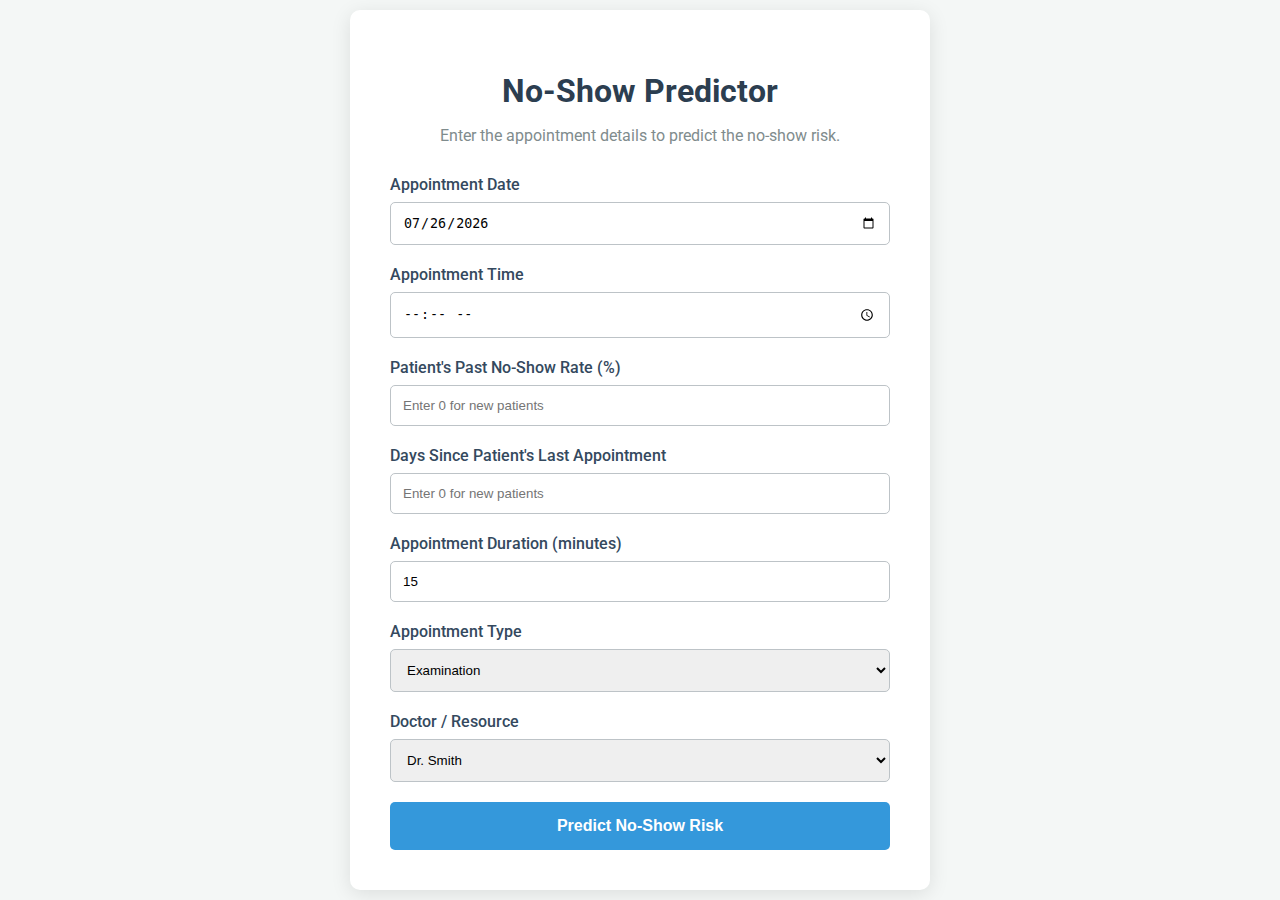
<file: frontend/index.html>
<!DOCTYPE html>
<html lang="en">
<head>
    <meta charset="UTF-8">
    <meta name="viewport" content="width=device-width, initial-scale=1.0">
    <title>No-Show Predictor</title>
    <link rel="stylesheet" href="style.css">
</head>
<body>

    <div class="container">
        <h1>No-Show Predictor</h1>
        <p>Enter the appointment details to predict the no-show risk.</p>

        <form id="prediction-form">
            <div class="form-group">
                <label for="appointment_date">Appointment Date</label>
                <input type="date" id="appointment_date" name="appointment_date" required>
            </div>

            <div class="form-group">
                <label for="appointment_time">Appointment Time</label>
                <input type="time" id="appointment_time" name="appointment_time" required>
            </div>

            <div class="form-group">
                <label for="past_noshow_rate">Patient's Past No-Show Rate (%)</label>
                <input type="number" id="past_noshow_rate" name="past_noshow_rate" min="0" max="100" placeholder="Enter 0 for new patients" required>
            </div>

            <div class="form-group">
                <label for="days_since_last_appt">Days Since Patient's Last Appointment</label>
                <input type="number" id="days_since_last_appt" name="days_since_last_appt" min="0" placeholder="Enter 0 for new patients" required>
            </div>

            <div class="form-group">
                <label for="duration_min">Appointment Duration (minutes)</label>
                <input type="number" id="duration_min" name="duration_min" min="5" value="15" required>
            </div>

            <div class="form-group">
                <label for="appointment_type">Appointment Type</label>
                <select id="appointment_type" name="appointment_type">
                    <option value="Examination">Examination</option>
                    <option value="Professional Services">Professional Services</option>
                    <option value="Surgery">Surgery</option>
                    <option value="Tech appts">Technician Appointment</option>
                </select>
            </div>

            <div class="form-group">
                <label for="doctor">Doctor / Resource</label>
                <select id="doctor" name="doctor">
                    <option value="Dr. Smith">Dr. Smith</option>
                    <option value="Dr. Jones">Dr. Jones</option>
                    <option value="Dr. Miller">Dr. Miller</option>
                </select>
            </div>

            <button type="submit">Predict No-Show Risk</button>
        </form>

        <div id="result-container" class="hidden">
            <h2>Prediction Result</h2>
            <p id="prediction-text"></p>
            <p id="probability-text"></p>
        </div>
    </div>

    <script src="script.js"></script>
</body>
</html>
</file>
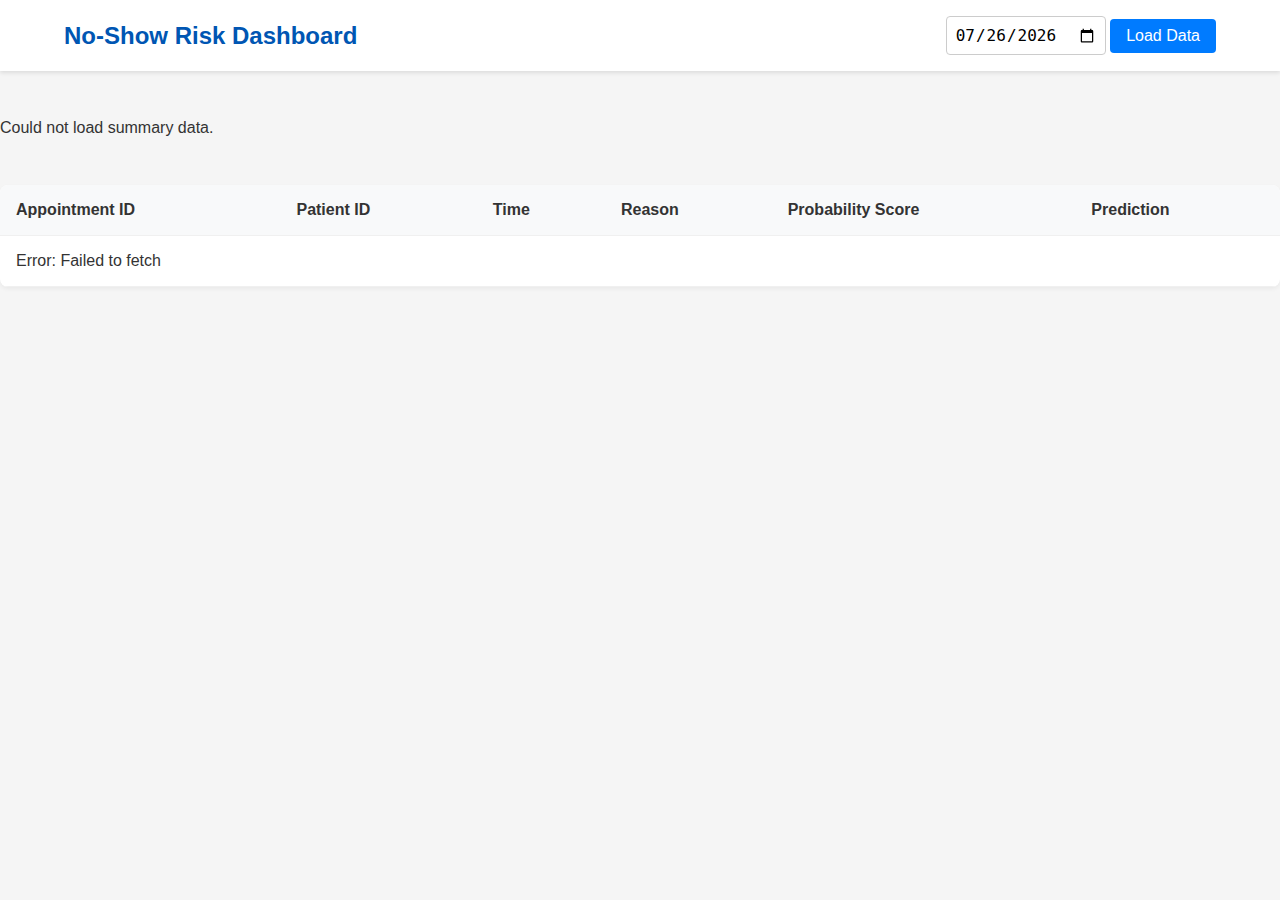
<file: frontend/dashboard.html>
<!DOCTYPE html>
<html lang="en">
<head>
    <meta charset="UTF-8">
    <meta name="viewport" content="width=device-width, initial-scale=1.0">
    <title>No-Show Risk Dashboard</title>
    <link rel="stylesheet" href="dashboard.css">
</head>
<body>

    <header class="header">
        <div class="container">
            <h1>No-Show Risk Dashboard</h1>
            <div class="controls">
                <input type="date" id="date-picker">
                <button id="load-data-btn">Load Data</button>
            </div>
        </div>
    </header>

    <main class="main-container">
        <section id="summary-cards" class="summary-cards-section">
            <!-- Summary cards will be inserted here by JavaScript -->
        </section>

        <section class="appointment-list-section">
            <table class="appointment-table">
                <thead>
                    <tr>
                        <th>Appointment ID</th>
                        <th>Patient ID</th>
                        <th>Time</th>
                        <th>Reason</th>
                        <th>Probability Score</th>
                        <th>Prediction</th>
                    </tr>
                </thead>
                <tbody id="appointment-table-body">
                    <!-- Appointment rows will be inserted here by JavaScript -->
                </tbody>
            </table>
        </section>
    </main>

    <script src="dashboard.js"></script>
</body>
</html>
</file>
<file: frontend/style.css>
@import url('https://fonts.googleapis.com/css2?family=Roboto:wght@400;500;700&display=swap');

body {
    font-family: 'Roboto', sans-serif;
    background-color: #f4f7f6;
    color: #333;
    display: flex;
    justify-content: center;
    align-items: center;
    min-height: 100vh;
    margin: 0;
}

.container {
    background-color: #ffffff;
    padding: 40px;
    border-radius: 10px;
    box-shadow: 0 4px 20px rgba(0, 0, 0, 0.1);
    max-width: 500px;
    width: 100%;
    text-align: center;
}

h1 {
    color: #2c3e50;
    margin-bottom: 10px;
}

p {
    color: #7f8c8d;
    margin-bottom: 30px;
}

.form-group {
    margin-bottom: 20px;
    text-align: left;
}

.form-group label {
    display: block;
    margin-bottom: 8px;
    font-weight: 500;
    color: #34495e;
}

.form-group input,
.form-group select {
    width: 100%;
    padding: 12px;
    border: 1px solid #bdc3c7;
    border-radius: 5px;
    box-sizing: border-box; /* Important for padding and width to work together */
    transition: border-color 0.3s;
}

.form-group input:focus,
.form-group select:focus {
    outline: none;
    border-color: #3498db;
}

button[type="submit"] {
    background-color: #3498db;
    color: white;
    border: none;
    padding: 15px 20px;
    border-radius: 5px;
    width: 100%;
    font-size: 16px;
    font-weight: 700;
    cursor: pointer;
    transition: background-color 0.3s;
}

button[type="submit"]:hover {
    background-color: #2980b9;
}

#result-container {
    margin-top: 30px;
    padding: 20px;
    border-radius: 5px;
    border: 1px solid;
}

#result-container.hidden {
    display: none;
}

#result-container.show-result {
    border-color: #27ae60;
    background-color: #eafaf1;
}

#result-container.no-show-result {
    border-color: #c0392b;
    background-color: #fbeae9;
}

#result-container h2 {
    margin-top: 0;
}

#prediction-text {
    font-size: 20px;
    font-weight: 700;
}

#prediction-text.show-result {
    color: #27ae60;
}

#prediction-text.no-show-result {
    color: #c0392b;
}

#probability-text {
    font-size: 16px;
    color: #34495e;
    margin-bottom: 0;
}
</file>
<file: frontend/dashboard.css>
/* General Body Styles */
body {
    font-family: 'Segoe UI', Tahoma, Geneva, Verdana, sans-serif;
    background-color: #f5f5f5;
    margin: 0;
    color: #333;
}

.container {
    width: 90%;
    max-width: 1200px;
    margin: 0 auto;
}

/* Header Styles */
.header {
    background-color: #fff;
    padding: 1rem 0;
    box-shadow: 0 2px 4px rgba(0,0,0,0.1);
    position: sticky;
    top: 0;
    z-index: 1000;
}

.header .container {
    display: flex;
    justify-content: space-between;
    align-items: center;
}

.header h1 {
    margin: 0;
    font-size: 1.5rem;
    color: #0056b3;
}

.controls input[type="date"] {
    padding: 0.5rem;
    border: 1px solid #ccc;
    border-radius: 4px;
    font-size: 1rem;
}

.controls button {
    padding: 0.5rem 1rem;
    border: none;
    border-radius: 4px;
    background-color: #007bff;
    color: white;
    font-size: 1rem;
    cursor: pointer;
    transition: background-color 0.3s;
}

.controls button:hover {
    background-color: #0056b3;
}

/* Main Content Area */
.main-container {
    padding: 2rem 0;
}

/* Summary Cards Section */
.summary-cards-section {
    display: grid;
    grid-template-columns: repeat(auto-fit, minmax(250px, 1fr));
    gap: 1.5rem;
    margin-bottom: 2rem;
}

.card {
    background-color: #fff;
    padding: 1.5rem;
    border-radius: 8px;
    box-shadow: 0 2px 4px rgba(0,0,0,0.05);
}

.card h3 {
    margin: 0 0 0.5rem 0;
    font-size: 1rem;
    color: #666;
    font-weight: normal;
}

.card p {
    margin: 0;
    font-size: 2rem;
    font-weight: bold;
    color: #0056b3;
}

/* Appointment List Section */
.appointment-table {
    width: 100%;
    border-collapse: collapse;
    background-color: #fff;
    border-radius: 8px;
    overflow: hidden;
    box-shadow: 0 2px 4px rgba(0,0,0,0.05);
}

.appointment-table th, .appointment-table td {
    padding: 1rem;
    text-align: left;
    border-bottom: 1px solid #f0f0f0;
}

.appointment-table thead {
    background-color: #f8f9fa;
}

.appointment-table th {
    font-weight: 600;
}

.appointment-table tbody tr:hover {
    background-color: #f0f5ff;
}

/* Prediction Column Styling */
.prediction-high {
    color: #dc3545;
    font-weight: bold;
}

.prediction-medium {
    color: #fd7e14;
    font-weight: bold;
}

.prediction-low {
    color: #28a745;
    font-weight: bold;
}

/* Responsive Design */
@media (max-width: 768px) {
    .header .container {
        flex-direction: column;
        gap: 1rem;
    }

    .summary-cards-section {
        grid-template-columns: 1fr;
    }
}
</file>
